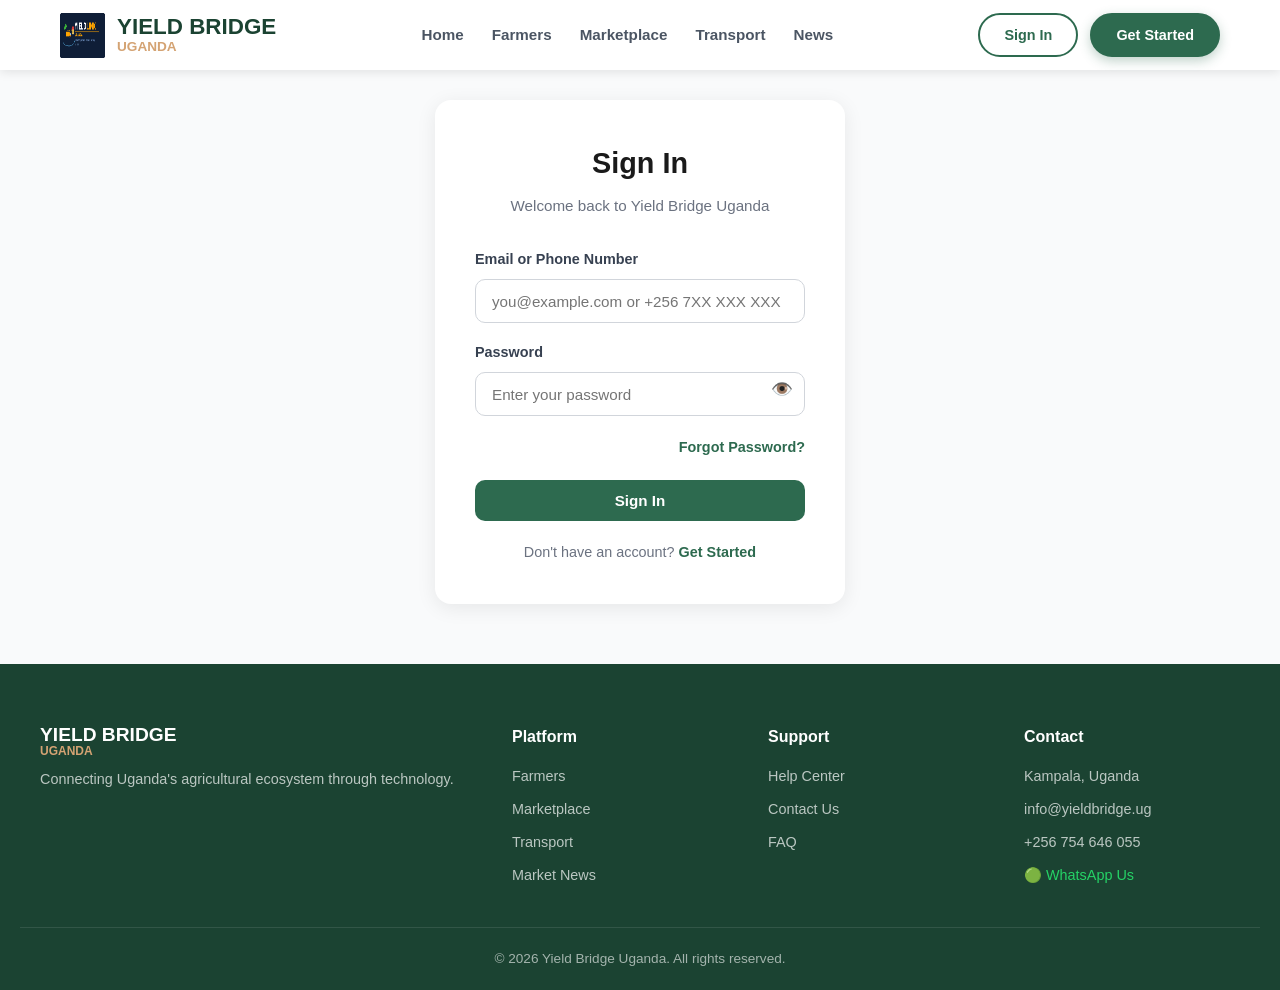
<file: auth.html>
<!DOCTYPE html>
<html lang="en">
<head>
  <meta charset="UTF-8" />
  <meta name="viewport" content="width=device-width, initial-scale=1.0" />
  <title>Sign In / Register | Yield Bridge Uganda</title>
  <link rel="stylesheet" href="assets/css/style.css" />
  <style>
    /* Auth Page Specific Styles */
    .auth-container {
      max-width: 450px;
      margin: 100px auto 60px;
      padding: 0 20px;
    }

    .auth-card {
      background: white;
      border-radius: 16px;
      padding: 40px;
      box-shadow: 0 4px 20px rgba(0, 0, 0, 0.08);
    }

    .auth-header {
      text-align: center;
      margin-bottom: 30px;
    }

    .auth-header h1 {
      font-size: 1.8rem;
      font-weight: 700;
      color: #1a1a1a;
      margin-bottom: 8px;
    }

    .auth-header p {
      color: #6b7280;
      font-size: 0.95rem;
    }

    .form-section {
      display: none;
    }

    .form-section.active {
      display: block;
    }

    .form-group {
      margin-bottom: 18px;
    }

    .form-group label {
      display: block;
      font-size: 0.9rem;
      font-weight: 600;
      color: #374151;
      margin-bottom: 8px;
    }

    .form-group input,
    .form-group select {
      width: 100%;
      padding: 12px 16px;
      border: 1px solid #d1d5db;
      border-radius: 10px;
      font-size: 0.95rem;
      transition: border-color 0.3s, box-shadow 0.3s;
      outline: none;
    }

    .form-group input:focus,
    .form-group select:focus {
      border-color: #2d6a4f;
      box-shadow: 0 0 0 3px rgba(45, 106, 79, 0.15);
    }

    .error-message {
      color: #dc2626;
      font-size: 0.85rem;
      margin-top: 4px;
      display: none;
    }

    .error-message.show {
      display: block;
    }

    .form-group input.error,
    .form-group select.error {
      border-color: #dc2626;
    }

    .forgot-password {
      text-align: right;
      margin-bottom: 20px;
    }

    .forgot-password a {
      color: #2d6a4f;
      text-decoration: none;
      font-size: 0.9rem;
      font-weight: 600;
    }

    .forgot-password a:hover {
      text-decoration: underline;
    }

    .auth-submit {
      width: 100%;
      padding: 12px;
      background: #2d6a4f;
      color: white;
      border: none;
      border-radius: 10px;
      font-size: 0.95rem;
      font-weight: 600;
      cursor: pointer;
      transition: all 0.3s;
      margin-bottom: 20px;
    }

    .auth-submit:hover {
      background: #1b4332;
      transform: translateY(-2px);
      box-shadow: 0 4px 12px rgba(45, 106, 79, 0.3);
    }

    .auth-toggle {
      text-align: center;
      color: #6b7280;
      font-size: 0.9rem;
    }

    .auth-toggle button {
      background: none;
      border: none;
      color: #2d6a4f;
      font-weight: 600;
      cursor: pointer;
      text-decoration: none;
      padding: 0;
      font-size: 0.9rem;
    }

    .auth-toggle button:hover {
      text-decoration: underline;
    }

    .divider {
      text-align: center;
      margin: 24px 0;
      color: #d1d5db;
      font-size: 0.9rem;
    }

    .password-field {
      position: relative;
    }

    .toggle-password {
      position: absolute;
      right: 12px;
      top: 38px;
      background: none;
      border: none;
      cursor: pointer;
      color: #6b7280;
      font-size: 1.1rem;
    }

    /* Responsive */
    @media (max-width: 600px) {
      .auth-container {
        margin-top: 80px;
      }

      .auth-card {
        padding: 30px 20px;
      }

      .auth-header h1 {
        font-size: 1.5rem;
      }
    }
  </style>
</head>
<body>

  <!-- Navigation -->
  <nav class="navbar">
    <div class="nav-container">
      <a href="index.html" class="logo">
        <img src="assets/images/logo.png" alt="Yield Bridge Uganda" class="logo-icon" onerror="this.style.display='none'">
        <div class="logo-text">
          YIELD BRIDGE
          <span>UGANDA</span>
        </div>
      </a>
      <ul class="nav-links">
        <li><a href="index.html">Home</a></li>
        <li><a href="farmers.html">Farmers</a></li>
        <li><a href="marketplace.html">Marketplace</a></li>
        <li><a href="transporters.html">Transport</a></li>
        <li><a href="news.html">News</a></li>
      </ul>
      <div class="nav-actions">
        <button class="btn btn-outline" onclick="switchForm('signin')">Sign In</button>
        <button class="btn btn-primary" onclick="switchForm('register')">Get Started</button>
      </div>
      <button class="mobile-menu-btn" onclick="document.getElementById('mobileMenu').classList.toggle('active')">
        <svg width="24" height="24" fill="none" stroke="#2d6a4f" viewBox="0 0 24 24">
          <path stroke-width="2" d="M4 6h16M4 12h16M4 18h16"/>
        </svg>
      </button>
    </div>
  </nav>

  <div class="mobile-menu" id="mobileMenu">
    <a href="index.html">Home</a>
    <a href="farmers.html">Farmers</a>
    <a href="marketplace.html">Marketplace</a>
    <a href="transporters.html">Transport</a>
    <a href="news.html">News</a>
    <div style="padding-top: 15px; display: flex; gap: 10px;">
      <button class="btn btn-outline" style="flex: 1;" onclick="switchForm('signin')">Sign In</button>
      <button class="btn btn-primary" style="flex: 1;" onclick="switchForm('register')">Get Started</button>
    </div>
  </div>

  <!-- Auth Section -->
  <main class="auth-container">
    <div class="auth-card">

      <!-- SIGN IN FORM -->
      <div class="form-section active" id="signin-form">
        <div class="auth-header">
          <h1>Sign In</h1>
          <p>Welcome back to Yield Bridge Uganda</p>
        </div>

        <form id="signinForm">
          <div class="form-group">
            <label for="signin-email">Email or Phone Number</label>
            <input
              type="text"
              id="signin-email"
              placeholder="you@example.com or +256 7XX XXX XXX"
              required
            />
            <div class="error-message" id="signin-email-error"></div>
          </div>

          <div class="form-group password-field">
            <label for="signin-password">Password</label>
            <input
              type="password"
              id="signin-password"
              placeholder="Enter your password"
              required
            />
            <button type="button" class="toggle-password" onclick="togglePasswordVisibility('signin-password')">
              👁️
            </button>
            <div class="error-message" id="signin-password-error"></div>
          </div>

          <div class="forgot-password">
            <a href="#forgot">Forgot Password?</a>
          </div>

          <button type="submit" class="auth-submit">Sign In</button>
        </form>

        <div class="auth-toggle">
          Don't have an account?
          <button onclick="switchForm('register')">Get Started</button>
        </div>
      </div>

      <!-- REGISTER / GET STARTED FORM -->
      <div class="form-section" id="register-form">
        <div class="auth-header">
          <h1>Get Started</h1>
          <p>Create your Yield Bridge account</p>
        </div>

        <form id="registerForm">
          <div class="form-group">
            <label for="register-name">Full Name</label>
            <input
              type="text"
              id="register-name"
              placeholder="e.g., Okello James"
              required
            />
            <div class="error-message" id="register-name-error"></div>
          </div>

          <div class="form-group">
            <label for="register-phone">Phone Number</label>
            <input
              type="tel"
              id="register-phone"
              placeholder="+256 7XX XXX XXX"
              required
            />
            <div class="error-message" id="register-phone-error"></div>
          </div>

          <div class="form-group">
            <label for="register-email">Email Address</label>
            <input
              type="email"
              id="register-email"
              placeholder="you@example.com"
              required
            />
            <div class="error-message" id="register-email-error"></div>
          </div>

          <div class="form-group">
            <label for="register-role">I am a:</label>
            <select id="register-role" required>
              <option value="">Select your role</option>
              <option value="farmer">Farmer</option>
              <option value="buyer">Buyer / Trader</option>
              <option value="transporter">Transporter</option>
            </select>
            <div class="error-message" id="register-role-error"></div>
          </div>

          <div class="form-group password-field">
            <label for="register-password">Password</label>
            <input
              type="password"
              id="register-password"
              placeholder="At least 6 characters"
              required
            />
            <button type="button" class="toggle-password" onclick="togglePasswordVisibility('register-password')">
              👁️
            </button>
            <div class="error-message" id="register-password-error"></div>
          </div>

          <div class="form-group password-field">
            <label for="register-confirm">Confirm Password</label>
            <input
              type="password"
              id="register-confirm"
              placeholder="Re-enter your password"
              required
            />
            <button type="button" class="toggle-password" onclick="togglePasswordVisibility('register-confirm')">
              👁️
            </button>
            <div class="error-message" id="register-confirm-error"></div>
          </div>

          <button type="submit" class="auth-submit">Create Account</button>
        </form>

        <div class="auth-toggle">
          Already have an account?
          <button onclick="switchForm('signin')">Sign In</button>
        </div>
      </div>

    </div>
  </main>

  <!-- Footer -->
  <footer class="footer">
    <div class="footer-container">
      <div class="footer-brand">
        <div class="logo-text">
          YIELD BRIDGE
          <span>UGANDA</span>
        </div>
        <p>Connecting Uganda's agricultural ecosystem through technology.</p>
      </div>
      <div class="footer-col">
        <h5>Platform</h5>
        <ul>
          <li><a href="farmers.html">Farmers</a></li>
          <li><a href="marketplace.html">Marketplace</a></li>
          <li><a href="transporters.html">Transport</a></li>
          <li><a href="news.html">Market News</a></li>
        </ul>
      </div>
      <div class="footer-col">
        <h5>Support</h5>
        <ul>
          <li><a href="#">Help Center</a></li>
          <li><a href="#">Contact Us</a></li>
          <li><a href="#">FAQ</a></li>
        </ul>
      </div>
      <div class="footer-col">
        <h5>Contact</h5>
        <ul>
          <li>Kampala, Uganda</li>
          <li>info@yieldbridge.ug</li>
          <li>+256 754 646 055</li>
          <li><a href="https://wa.me/256754646055" target="_blank" style="color:#25D366;">🟢 WhatsApp Us</a></li>
        </ul>
      </div>
    </div>
    <div class="footer-bottom">
      <p>&copy; 2026 Yield Bridge Uganda. All rights reserved.</p>
    </div>
  </footer>

  <script>
    // Form switching function
    function switchForm(formType) {
      const signinForm = document.getElementById('signin-form');
      const registerForm = document.getElementById('register-form');

      if (formType === 'signin') {
        signinForm.classList.add('active');
        registerForm.classList.remove('active');
        // Clear register form
        document.getElementById('registerForm').reset();
        clearErrors();
      } else if (formType === 'register') {
        registerForm.classList.add('active');
        signinForm.classList.remove('active');
        // Clear signin form
        document.getElementById('signinForm').reset();
        clearErrors();
      }
    }

    // Toggle password visibility
    function togglePasswordVisibility(fieldId) {
      const field = document.getElementById(fieldId);
      if (field.type === 'password') {
        field.type = 'text';
      } else {
        field.type = 'password';
      }
    }

    // Clear all error messages
    function clearErrors() {
      document.querySelectorAll('.error-message').forEach(el => {
        el.classList.remove('show');
      });
      document.querySelectorAll('.form-group input, .form-group select').forEach(el => {
        el.classList.remove('error');
      });
    }

    // Show error message for a field
    function showError(fieldId, message) {
      const field = document.getElementById(fieldId);
      const errorElement = document.getElementById(fieldId + '-error');
      
      field.classList.add('error');
      errorElement.textContent = message;
      errorElement.classList.add('show');
    }

    // Validate sign in form
    function validateSignIn() {
      clearErrors();
      let isValid = true;

      const email = document.getElementById('signin-email').value.trim();
      const password = document.getElementById('signin-password').value.trim();

      if (!email) {
        showError('signin-email', 'Email or phone number is required');
        isValid = false;
      }

      if (!password) {
        showError('signin-password', 'Password is required');
        isValid = false;
      } else if (password.length < 6) {
        showError('signin-password', 'Password must be at least 6 characters');
        isValid = false;
      }

      return isValid;
    }

    // Validate register form
    function validateRegister() {
      clearErrors();
      let isValid = true;

      const name = document.getElementById('register-name').value.trim();
      const phone = document.getElementById('register-phone').value.trim();
      const email = document.getElementById('register-email').value.trim();
      const role = document.getElementById('register-role').value;
      const password = document.getElementById('register-password').value.trim();
      const confirm = document.getElementById('register-confirm').value.trim();

      if (!name) {
        showError('register-name', 'Full name is required');
        isValid = false;
      }

      if (!phone) {
        showError('register-phone', 'Phone number is required');
        isValid = false;
      }

      if (!email) {
        showError('register-email', 'Email address is required');
        isValid = false;
      }

      if (!role) {
        showError('register-role', 'Please select your role');
        isValid = false;
      }

      if (!password) {
        showError('register-password', 'Password is required');
        isValid = false;
      } else if (password.length < 6) {
        showError('register-password', 'Password must be at least 6 characters');
        isValid = false;
      }

      if (!confirm) {
        showError('register-confirm', 'Please confirm your password');
        isValid = false;
      } else if (password !== confirm) {
        showError('register-confirm', 'Passwords do not match');
        isValid = false;
      }

      return isValid;
    }

    // Handle sign in form submission
    document.getElementById('signinForm').addEventListener('submit', function(e) {
      e.preventDefault();
      if (validateSignIn()) {
        alert('Sign in successful! (This is a placeholder - backend integration needed)');
        // In a real application, send data to backend
      }
    });

    // Handle register form submission
    document.getElementById('registerForm').addEventListener('submit', function(e) {
      e.preventDefault();
      if (validateRegister()) {
        alert('Account created successfully! (This is a placeholder - backend integration needed)');
        // In a real application, send data to backend
      }
    });

    // Check URL parameter on page load to show register form if ?mode=register
    document.addEventListener('DOMContentLoaded', function() {
      const params = new URLSearchParams(window.location.search);
      if (params.get('mode') === 'register') {
        switchForm('register');
      }
    });
  </script>

</body>
</html>
</file>
<file: assets/css/style.css>
*, *::before, *::after {
  box-sizing: border-box;
  margin: 0;
  padding: 0;
}

html {
  scroll-behavior: smooth;
}

body {
  font-family: 'Segoe UI', Tahoma, Geneva, Verdana, sans-serif;
  line-height: 1.6;
  color: #1a1a1a;
  background: #f9fafb;
}

img {
  max-width: 100%;
  display: block;
  height: auto;
}

/* ===== NAVIGATION ===== */
.navbar {
  position: fixed;
  top: 0;
  left: 0;
  right: 0;
  background: rgba(255, 255, 255, 0.97);
  backdrop-filter: blur(10px);
  box-shadow: 0 2px 10px rgba(0, 0, 0, 0.1);
  z-index: 1000;
  height: 70px;
}

.nav-container {
  max-width: 1200px;
  margin: 0 auto;
  padding: 0 20px;
  display: flex;
  justify-content: space-between;
  align-items: center;
  height: 70px;
  gap: 20px;
}

.logo {
  display: flex;
  align-items: center;
  gap: 12px;
  text-decoration: none;
  flex-shrink: 0;
}

.logo-icon {
  width: 45px;
  height: 45px;
}

.logo-text {
  font-size: 1.4rem;
  font-weight: 800;
  color: #1b4332;
  line-height: 1.1;
}

.logo-text span {
  color: #d4a373;
  font-size: 0.85rem;
  display: block;
  font-weight: 600;
}

.nav-links {
  display: flex;
  gap: 28px;
  list-style: none;
  align-items: center;
}

.nav-links a {
  text-decoration: none;
  color: #4b5563;
  font-weight: 600;
  font-size: 0.95rem;
  transition: color 0.3s;
  position: relative;
  padding: 5px 0;
}

.nav-links a:hover {
  color: #2d6a4f;
}

.nav-links a.active {
  color: #2d6a4f;
}

.nav-links a.active::after {
  content: '';
  position: absolute;
  bottom: -2px;
  left: 0;
  width: 100%;
  height: 2px;
  background: #2d6a4f;
  border-radius: 2px;
}

.nav-actions {
  display: flex;
  gap: 12px;
  align-items: center;
  flex-shrink: 0;
}

/* ===== BUTTONS ===== */
.btn {
  display: inline-flex;
  align-items: center;
  justify-content: center;
  padding: 10px 24px;
  border-radius: 50px;
  font-weight: 600;
  cursor: pointer;
  transition: all 0.3s;
  text-decoration: none;
  font-size: 0.9rem;
  border: 2px solid transparent;
  min-height: 44px;
  -webkit-tap-highlight-color: transparent;
}

.btn-outline {
  background: transparent;
  border-color: #2d6a4f;
  color: #2d6a4f;
}

.btn-outline:hover {
  background: #2d6a4f;
  color: white;
}

.btn-primary {
  background: #2d6a4f;
  color: white;
  border-color: #2d6a4f;
  box-shadow: 0 4px 12px rgba(45, 106, 79, 0.3);
}

.btn-primary:hover {
  background: #1b4332;
  border-color: #1b4332;
  transform: translateY(-2px);
  box-shadow: 0 6px 16px rgba(45, 106, 79, 0.4);
}

.btn-yellow {
  background: #e9c46a;
  color: #1b4332;
  border-color: #e9c46a;
}

.btn-yellow:hover {
  background: #f0d78c;
  border-color: #f0d78c;
}

.btn-white {
  background: rgba(255, 255, 255, 0.15);
  color: white;
  border: 2px solid rgba(255, 255, 255, 0.4);
  backdrop-filter: blur(5px);
}

.btn-white:hover {
  background: rgba(255, 255, 255, 0.25);
}

.btn-blue {
  background: #3b82f6;
  color: white;
  border-color: #3b82f6;
}

.btn-blue:hover {
  background: #2563eb;
  border-color: #2563eb;
}

/* ===== MOBILE MENU ===== */
.mobile-menu-btn {
  display: none;
  background: none;
  border: none;
  cursor: pointer;
  padding: 8px;
  min-height: 44px;
  min-width: 44px;
  flex-shrink: 0;
  -webkit-tap-highlight-color: transparent;
}

.mobile-menu {
  display: none;
  position: fixed;
  top: 70px;
  left: 0;
  right: 0;
  background: white;
  box-shadow: 0 10px 20px rgba(0, 0, 0, 0.1);
  z-index: 999;
  padding: 20px;
  max-height: calc(100vh - 70px);
  overflow-y: auto;
}

.mobile-menu.active {
  display: block;
}

.mobile-menu a {
  display: block;
  padding: 12px 0;
  text-decoration: none;
  color: #4b5563;
  font-weight: 600;
  border-bottom: 1px solid #f0f0f0;
  min-height: 44px;
  display: flex;
  align-items: center;
}

.mobile-menu a.active {
  color: #2d6a4f;
}

/* ===== HERO SECTIONS ===== */
.page-hero {
  padding-top: 140px;
  padding-bottom: 60px;
}

.hero-home {
  background: linear-gradient(135deg, #1b4332 0%, #2d6a4f 50%, #40916c 100%);
  position: relative;
  overflow: hidden;
  min-height: 90vh;
  display: flex;
  align-items: center;
}

.hero-home::before {
  content: '';
  position: absolute;
  top: -20%;
  right: -10%;
  width: 600px;
  height: 600px;
  background: rgba(233, 196, 106, 0.15);
  border-radius: 50%;
  filter: blur(60px);
}

.hero-home::after {
  content: '';
  position: absolute;
  bottom: -20%;
  left: -5%;
  width: 400px;
  height: 400px;
  background: rgba(64, 145, 108, 0.2);
  border-radius: 50%;
  filter: blur(40px);
}

.hero-farmers {
  background: linear-gradient(135deg, #2d6a4f 0%, #52b788 100%);
}

.hero-marketplace {
  background: linear-gradient(135deg, #d4a373 0%, #e9c46a 100%);
}

.hero-transporters {
  background: linear-gradient(135deg, #1e3a5f 0%, #3b82f6 100%);
}

.hero-news {
  background: linear-gradient(135deg, #2d6a4f 0%, #52b788 50%, #95d5b2 100%);
}

.hero-container {
  max-width: 1200px;
  margin: 0 auto;
  padding: 0 20px;
  display: grid;
  grid-template-columns: 1fr 1fr;
  gap: 60px;
  align-items: center;
  position: relative;
  z-index: 1;
}

.hero-text {
  color: white;
}

.hero-text .badge {
  display: inline-block;
  padding: 8px 20px;
  background: rgba(255, 255, 255, 0.15);
  border: 1px solid rgba(255, 255, 255, 0.25);
  border-radius: 50px;
  font-size: 0.9rem;
  font-weight: 600;
  margin-bottom: 20px;
}

.hero-text h1 {
  font-size: 3.2rem;
  font-weight: 800;
  line-height: 1.2;
  margin-bottom: 20px;
}

.hero-text h1 span {
  color: #e9c46a;
}

.hero-text p {
  font-size: 1.15rem;
  color: rgba(255, 255, 255, 0.9);
  margin-bottom: 30px;
  max-width: 500px;
}

.hero-buttons {
  display: flex;
  gap: 15px;
  flex-wrap: wrap;
}

.hero-stats {
  display: flex;
  gap: 40px;
  margin-top: 40px;
}

.stat-item h3 {
  font-size: 2rem;
  color: #e9c46a;
  font-weight: 800;
}

.stat-item p {
  color: rgba(255, 255, 255, 0.7);
  font-size: 0.9rem;
  margin-bottom: 0;
}

.hero-image-box {
  background: rgba(255, 255, 255, 0.1);
  border-radius: 20px;
  height: 400px;
  display: flex;
  align-items: center;
  justify-content: center;
  border: 2px solid rgba(255, 255, 255, 0.2);
  overflow: hidden;
}

.hero-image-box img {
  width: 100%;
  height: 100%;
  object-fit: cover;
}

/* ===== SECTIONS ===== */
.section {
  padding: 80px 20px;
}

.section-container {
  max-width: 1200px;
  margin: 0 auto;
}

.section-header {
  text-align: center;
  margin-bottom: 50px;
}

.section-header h2 {
  font-size: 2.3rem;
  font-weight: 800;
  color: #1a1a1a;
  margin-bottom: 15px;
}

.section-header p {
  font-size: 1.1rem;
  color: #6b7280;
  max-width: 600px;
  margin: 0 auto;
}

.section-alt {
  background: #f0fdf4;
}

/* ===== FEATURE CARDS ===== */
.features-grid {
  display: grid;
  grid-template-columns: repeat(3, 1fr);
  gap: 30px;
}

.feature-card {
  background: white;
  border-radius: 16px;
  padding: 35px;
  box-shadow: 0 4px 20px rgba(0, 0, 0, 0.08);
  transition: all 0.3s;
  border: 1px solid #f0f0f0;
}

.feature-card:hover {
  transform: translateY(-8px);
  box-shadow: 0 12px 40px rgba(0, 0, 0, 0.12);
}

.feature-icon {
  width: 60px;
  height: 60px;
  border-radius: 12px;
  display: flex;
  align-items: center;
  justify-content: center;
  margin-bottom: 20px;
}

.feature-icon.green { background: #d1fae5; }
.feature-icon.yellow { background: #fef3c7; }
.feature-icon.blue { background: #dbeafe; }

.feature-card h3 {
  font-size: 1.25rem;
  font-weight: 700;
  margin-bottom: 12px;
}

.feature-card p {
  color: #6b7280;
  font-size: 0.95rem;
  margin-bottom: 20px;
  line-height: 1.7;
}

.feature-link {
  color: #2d6a4f;
  font-weight: 600;
  text-decoration: none;
  display: inline-flex;
  align-items: center;
  gap: 5px;
}

.feature-link:hover {
  gap: 10px;
}

/* ===== STEPS ===== */
.steps-grid {
  display: grid;
  grid-template-columns: repeat(4, 1fr);
  gap: 30px;
}

.step-item {
  text-align: center;
}

.step-number {
  width: 60px;
  height: 60px;
  background: #2d6a4f;
  color: white;
  border-radius: 50%;
  display: flex;
  align-items: center;
  justify-content: center;
  font-size: 1.5rem;
  font-weight: 800;
  margin: 0 auto 15px;
}

.step-item h4 {
  font-size: 1.1rem;
  font-weight: 700;
  margin-bottom: 8px;
}

.step-item p {
  color: #6b7280;
  font-size: 0.9rem;
}

/* ===== CTA SECTION ===== */
.cta-section {
  padding: 80px 20px;
}

.cta-box {
  max-width: 1000px;
  margin: 0 auto;
  background: linear-gradient(135deg, #1b4332, #2d6a4f);
  border-radius: 24px;
  padding: 60px;
  text-align: center;
  position: relative;
  overflow: hidden;
}

.cta-box::before {
  content: '';
  position: absolute;
  top: -50px;
  right: -50px;
  width: 200px;
  height: 200px;
  background: rgba(233, 196, 106, 0.2);
  border-radius: 50%;
}

.cta-box h2 {
  font-size: 2.2rem;
  color: white;
  font-weight: 800;
  margin-bottom: 15px;
  position: relative;
}

.cta-box p {
  color: #d1fae5;
  font-size: 1.1rem;
  margin-bottom: 30px;
  max-width: 600px;
  margin-left: auto;
  margin-right: auto;
  position: relative;
}

.cta-buttons {
  display: flex;
  gap: 15px;
  justify-content: center;
  flex-wrap: wrap;
  position: relative;
}

/* ===== TABS ===== */
.tabs {
  display: flex;
  border-bottom: 2px solid #e5e7eb;
  margin-bottom: 30px;
  overflow-x: auto;
}

.tab-btn {
  padding: 14px 24px;
  background: none;
  border: none;
  font-size: 0.95rem;
  font-weight: 600;
  color: #6b7280;
  cursor: pointer;
  transition: all 0.3s;
  white-space: nowrap;
  position: relative;
  min-height: 44px;
}

.tab-btn:hover {
  color: #2d6a4f;
}

.tab-btn.active {
  color: #2d6a4f;
}

.tab-btn.active::after {
  content: '';
  position: absolute;
  bottom: -2px;
  left: 0;
  width: 100%;
  height: 3px;
  background: #2d6a4f;
  border-radius: 2px;
}

.tab-btn.active-blue {
  color: #3b82f6;
}

.tab-btn.active-blue::after {
  background: #3b82f6;
}

.tab-content {
  display: none;
}

.tab-content.active {
  display: block;
}

/* ===== FORMS ===== */
.form-card {
  background: white;
  border-radius: 16px;
  padding: 40px;
  box-shadow: 0 4px 20px rgba(0, 0, 0, 0.08);
  max-width: 700px;
}

.form-card h2 {
  font-size: 1.5rem;
  font-weight: 700;
  margin-bottom: 25px;
  color: #1a1a1a;
}

.form-grid {
  display: grid;
  grid-template-columns: repeat(2, 1fr);
  gap: 20px;
}

.form-group {
  margin-bottom: 5px;
}

.form-group.full-width {
  grid-column: 1 / -1;
}

.form-group label {
  display: block;
  font-size: 0.9rem;
  font-weight: 600;
  color: #374151;
  margin-bottom: 8px;
}

.form-group input,
.form-group select,
.form-group textarea {
  width: 100%;
  padding: 12px 16px;
  border: 1px solid #d1d5db;
  border-radius: 10px;
  font-size: 0.95rem;
  min-height: 44px;
  transition: border-color 0.3s, box-shadow 0.3s;
  outline: none;
}

.form-group input:focus,
.form-group select:focus,
.form-group textarea:focus {
  border-color: #2d6a4f;
  box-shadow: 0 0 0 3px rgba(45, 106, 79, 0.15);
}

.checkbox-grid {
  display: grid;
  grid-template-columns: repeat(2, 1fr);
  gap: 12px;
}

.checkbox-label {
  display: flex;
  align-items: center;
  gap: 8px;
  font-size: 0.9rem;
  cursor: pointer;
  padding: 8px;
  min-height: 44px;
}

.checkbox-label input[type="checkbox"] {
  cursor: pointer;
  width: auto;
  min-height: auto;
  padding: 0;
  border: none;
}

.upload-area {
  border: 2px dashed #d1d5db;
  border-radius: 10px;
  padding: 30px;
  text-align: center;
  cursor: pointer;
  transition: border-color 0.3s;
}

.upload-area:hover {
  border-color: #2d6a4f;
}

.upload-area svg {
  width: 40px;
  height: 40px;
  margin: 0 auto 10px;
  color: #9ca3af;
}

.upload-area p {
  color: #6b7280;
  font-size: 0.9rem;
}

/* ===== PRODUCT CARDS ===== */
.products-grid {
  display: grid;
  grid-template-columns: repeat(3, 1fr);
  gap: 24px;
}

.product-card {
  background: white;
  border-radius: 16px;
  overflow: hidden;
  box-shadow: 0 4px 15px rgba(0, 0, 0, 0.08);
  transition: all 0.3s;
}

.product-card:hover {
  transform: translateY(-6px);
  box-shadow: 0 12px 30px rgba(0, 0, 0, 0.12);
}

.product-image {
  height: 200px;
  background: #e5e7eb;
  position: relative;
  overflow: hidden;
}

.product-image img {
  width: 100%;
  height: 100%;
  object-fit: cover;
}

.product-badge {
  position: absolute;
  top: 12px;
  left: 12px;
  padding: 4px 12px;
  border-radius: 20px;
  font-size: 0.75rem;
  font-weight: 700;
  color: white;
}

.badge-green { background: #2d6a4f; }
.badge-yellow { background: #e9c46a; color: #1a1a1a; }
.badge-purple { background: #7c3aed; }

.product-qty {
  position: absolute;
  top: 12px;
  right: 12px;
  padding: 4px 12px;
  background: rgba(255, 255, 255, 0.9);
  border-radius: 20px;
  font-size: 0.75rem;
  font-weight: 700;
}

.product-info {
  padding: 20px;
}

.product-info h4 {
  font-size: 1.1rem;
  font-weight: 700;
  margin-bottom: 4px;
}

.product-info .farmer {
  color: #6b7280;
  font-size: 0.85rem;
  margin-bottom: 10px;
}

.product-rating {
  display: flex;
  align-items: center;
  gap: 5px;
  margin-bottom: 12px;
  font-size: 0.85rem;
  color: #6b7280;
}

.product-rating .star {
  color: #e9c46a;
}

.product-price {
  font-size: 1.5rem;
  font-weight: 800;
  color: #2d6a4f;
  margin-bottom: 15px;
}

.product-price span {
  font-size: 0.85rem;
  font-weight: 400;
  color: #6b7280;
}

.product-actions {
  display: flex;
  gap: 10px;
}

.product-actions .btn {
  flex: 1;
  padding: 10px 16px;
  font-size: 0.85rem;
}

/* ===== SEARCH BAR ===== */
.search-bar {
  background: white;
  border-radius: 16px;
  padding: 20px;
  margin-bottom: 40px;
  box-shadow: 0 4px 15px rgba(0, 0, 0, 0.08);
}

.search-row {
  display: flex;
  gap: 15px;
  flex-wrap: wrap;
  align-items: center;
}

.search-input-wrapper {
  display: flex;
  align-items: center;
  gap: 10px;
  flex: 1;
  min-width: 200px;
  border: 1px solid #d1d5db;
  border-radius: 10px;
  padding: 0 12px;
}

.search-input-wrapper svg {
  width: 20px;
  height: 20px;
  color: #9ca3af;
  flex-shrink: 0;
}

.search-input-wrapper input {
  flex: 1;
  border: none;
  outline: none;
  padding: 12px 0;
  font-size: 0.95rem;
  background: none;
}

.search-select {
  padding: 12px 16px;
  border: 1px solid #d1d5db;
  border-radius: 10px;
  font-size: 0.95rem;
  background: white;
  cursor: pointer;
  min-height: 44px;
  white-space: nowrap;
}

/* ===== DELIVERY REQUESTS ===== */
.request-card {
  background: white;
  border-radius: 12px;
  padding: 25px;
  box-shadow: 0 2px 12px rgba(0, 0, 0, 0.06);
  border-left: 4px solid #3b82f6;
  margin-bottom: 20px;
  transition: all 0.3s;
}

.request-card:hover {
  box-shadow: 0 8px 25px rgba(0, 0, 0, 0.1);
}

.request-header {
  display: flex;
  align-items: center;
  gap: 12px;
  margin-bottom: 12px;
  flex-wrap: wrap;
}

.request-badge {
  padding: 4px 12px;
  border-radius: 20px;
  font-size: 0.75rem;
  font-weight: 700;
}

.badge-new { background: #dbeafe; color: #1e40af; }
.badge-urgent { background: #fef2f2; color: #dc2626; }
.badge-bulk { background: #ede9fe; color: #7c3aed; }

.request-time {
  color: #6b7280;
  font-size: 0.85rem;
}

.request-card h4 {
  font-size: 1.15rem;
  font-weight: 700;
  margin-bottom: 15px;
}

.request-details {
  display: flex;
  gap: 25px;
  flex-wrap: wrap;
  margin-bottom: 15px;
}

.request-detail {
  display: flex;
  align-items: center;
  gap: 8px;
  font-size: 0.9rem;
  color: #6b7280;
}

.request-detail strong {
  color: #1a1a1a;
}

.request-meta {
  display: flex;
  gap: 15px;
  font-size: 0.85rem;
  color: #6b7280;
  margin-bottom: 15px;
  flex-wrap: wrap;
}

.request-meta .price {
  color: #2d6a4f;
  font-weight: 700;
}

.request-actions {
  display: flex;
  gap: 10px;
  flex-wrap: wrap;
}

.request-actions .btn {
  flex: 1;
  min-width: 120px;
}

/* ===== DASHBOARD STATS ===== */
.stats-grid {
  display: grid;
  grid-template-columns: repeat(4, 1fr);
  gap: 20px;
  margin-bottom: 30px;
}

.stat-card {
  background: white;
  border-radius: 12px;
  padding: 25px;
  box-shadow: 0 2px 10px rgba(0, 0, 0, 0.06);
}

.stat-card .label {
  font-size: 0.85rem;
  color: #6b7280;
  margin-bottom: 10px;
  font-weight: 500;
}

.stat-card .value {
  font-size: 2rem;
  font-weight: 800;
  color: #1a1a1a;
}

.stat-card .text-blue { color: #3b82f6; }
.stat-card .text-green { color: #2d6a4f; }
.stat-card .text-yellow { color: #e9c46a; }
.stat-card .text-dark { color: #1a1a1a; }

/* ===== FOOTER ===== */
.footer {
  background: #1b4332;
  color: white;
  padding: 60px 20px 20px;
}

.footer-container {
  max-width: 1200px;
  margin: 0 auto;
  display: grid;
  grid-template-columns: 2fr 1fr 1fr 1fr;
  gap: 40px;
  margin-bottom: 30px;
}

.footer-brand .logo-text {
  color: white;
  font-size: 1.2rem;
  margin-bottom: 10px;
}

.footer-brand .logo-text span {
  color: #d4a373;
  font-size: 0.75rem;
}

.footer-brand p {
  color: rgba(255, 255, 255, 0.7);
  font-size: 0.9rem;
  line-height: 1.6;
}

.footer-col h5 {
  font-size: 1rem;
  font-weight: 700;
  margin-bottom: 15px;
  color: white;
}

.footer-col ul {
  list-style: none;
}

.footer-col li {
  margin-bottom: 10px;
  font-size: 0.9rem;
  color: rgba(255, 255, 255, 0.7);
}

.footer-col a {
  color: rgba(255, 255, 255, 0.7);
  text-decoration: none;
  transition: color 0.3s;
}

.footer-col a:hover {
  color: white;
}

.footer-bottom {
  text-align: center;
  border-top: 1px solid rgba(255, 255, 255, 0.1);
  padding-top: 20px;
  color: rgba(255, 255, 255, 0.6);
  font-size: 0.85rem;
}

/* ===== FORM VALIDATION STYLES ===== */
@keyframes shake {
  0%, 100% { transform: translateX(0); }
  20%, 60% { transform: translateX(-6px); }
  40%, 80% { transform: translateX(6px); }
}

.required-indicator {
  color: #c0392b;
  margin-left: 4px;
  font-weight: 600;
}

.form-error-banner {
  background: #fdecea;
  border-left: 4px solid #c0392b;
  padding: 12px 16px;
  border-radius: 6px;
  color: #c0392b;
  font-weight: 600;
  margin-bottom: 20px;
  display: none;
}

.form-success-banner {
  background: #e8f5e9;
  border-left: 4px solid #2e7d32;
  padding: 12px 16px;
  border-radius: 6px;
  color: #2e7d32;
  font-weight: 600;
  margin-top: 16px;
}

.field-error {
  display: block;
  color: #c0392b;
  font-size: 0.8rem;
  margin-top: 4px;
  font-weight: 500;
}

.field-success {
  display: block;
  color: #2e7d32;
  font-size: 0.8rem;
  margin-top: 4px;
}

input.invalid,
select.invalid,
textarea.invalid {
  border: 2px solid #c0392b !important;
  background: #fff5f5;
}

input.valid,
select.valid,
textarea.valid {
  border: 2px solid #2e7d32 !important;
  background: #f5fff5;
}

button[type="submit"]:disabled {
  opacity: 0.6;
  cursor: not-allowed;
}

@media (max-width: 768px) {
  .form-grid {
    grid-template-columns: 1fr;
  }

  .hero-container {
    grid-template-columns: 1fr;
    gap: 30px;
  }

  .hero-text h1 {
    font-size: 2.2rem;
  }

  .products-grid {
    grid-template-columns: 1fr;
  }

  .stats-grid {
    grid-template-columns: repeat(2, 1fr);
  }

  .footer-container {
    grid-template-columns: 1fr;
    gap: 30px;
  }

  .features-grid {
    grid-template-columns: 1fr;
  }

  .steps-grid {
    grid-template-columns: repeat(2, 1fr);
  }

  .mobile-menu-btn {
    display: block;
  }

  .nav-links {
    display: none;
  }
}
</file>
